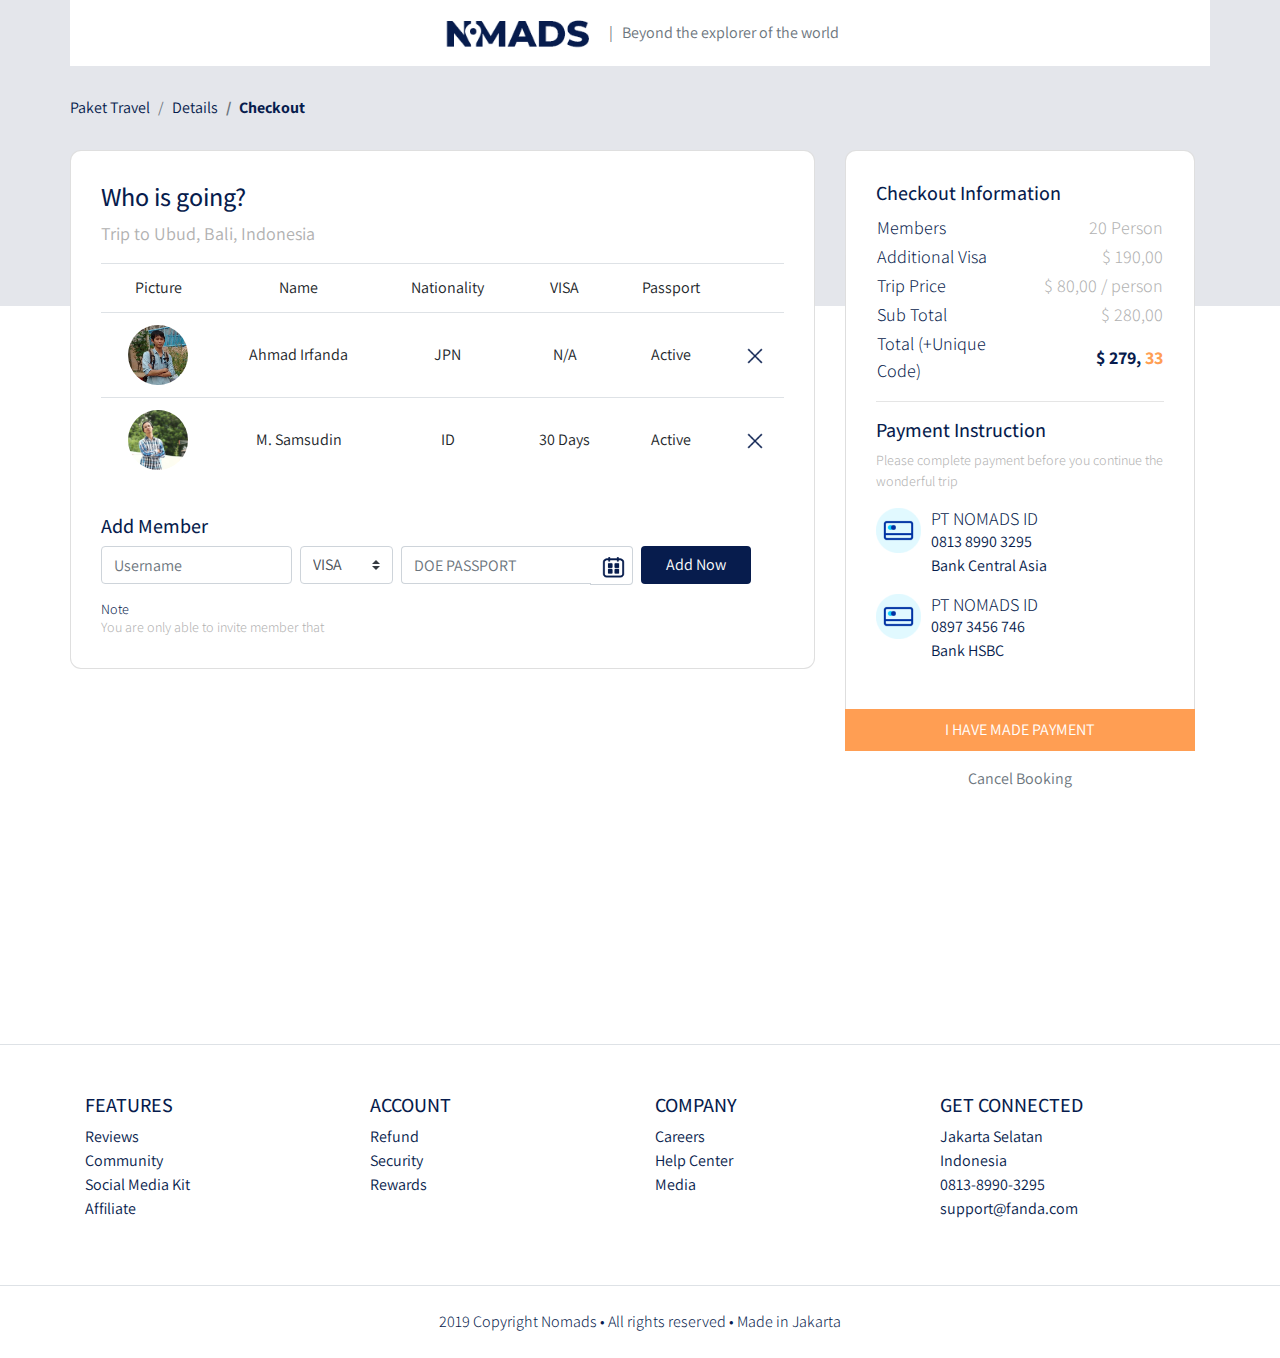
<file: checkout.html>
<!DOCTYPE html>
<html lang="en">
<head>
    <meta charset="UTF-8" />
    <meta name="viewport" content="width=device-width, initial-scale=1.0" />
    <meta http-equiv="X-UA-Compatible" content="ie=edge" />
    <title>Checkout F</title>
    <link rel="stylesheet" type="text/css" href="frontend/libraries/bootstrap/css/bootstrap.css" />
    <link rel="stylesheet" href="frontend/styles/main.css" /> <!--ini harus dibawah agar tidak tertimpa bootstrap--> 
    <link href="https://fonts.googleapis.com/css2?family=Assistant:wght@200;300;400;600;700;800&family=Playfair+Display:ital,wght@0,400;0,500;0,600;0,700;0,800;0,900;1,400;1,500;1,600;1,700;1,800;1,900&display=swap" rel="stylesheet" />
    <link rel="stylesheet" type="text/css" href="https://cdnjs.cloudflare.com/ajax/libs/animate.css/4.0.0/animate.min.css" />  
    <link rel="stylesheet" type="text/css" href="frontend/libraries/xzoom/xzoom.css" />
    <link rel="stylesheet" type="text/css" href="frontend/libraries/gijgo/css/gijgo.min.css">
</head>

<body>
    <!-- Navbar -->
    <div class="container">
        <!-- background navigasi -->
        <nav class="row navbar navbar-expand-lg navbar-light bg-white">
            <div class="navbar-nav ml-auto mr-auto 
            mr-sm-auto mr-lg-0 mr-md-auto">
                <a href="index.html" class="navbar-brand">
                    <img src="frontend/images/logo.png" alt="">
                </a>
            </div>
            <ul class="navbar-nav mr-auto d-none d-lg-block">
                <li>
                    <span class="text-muted">
                        | &nbsp; Beyond the explorer of the world
                    </span>
                </li>
            </ul>
        </nav> <!--end of navbar-->
    </div>
    
    <main>
        <section class="section-details-header"></section>
        <section class="section-details-content">
            <div class="container">
                <!-- breadcrumb -->
                <div class="row">
                    <div class="col p-0">
                        <nav>
                            <ol class="breadcrumb">
                                <li class="breadcrumb-item">
                                    Paket Travel
                                </li>
                                <li class="breadcrumb-item">
                                    Details
                                </li>
                                <li class="breadcrumb-item active">
                                    Checkout
                                </li>
                            </ol>
                        </nav>
                    </div>
                </div>
                <!-- card content -->
                <div class="row">
                    <!--Card Big Image "Who is going?"-->
                    <div class="col-lg-8 pl-lg-0">
                        <div class="card card-details">
                            <h1>Who is going?</h1>
                            <p>
                                Trip to Ubud, Bali, Indonesia
                            </p>

                            <div class="attendee">
                                <table class="table table-responsive-sm text-center">
                                    <thead>
                                        <tr>
                                            <td>Picture</td>
                                            <td>Name</td>
                                            <td>Nationality</td>
                                            <td>VISA</td>
                                            <td>Passport</td>
                                            <td></td>
                                        </tr>
                                    </thead>
                                    <tbody>
                                        <tr>
                                            <td>
                                                <img src="frontend/images/avatar-1.png" height="60">
                                            </td>
                                            <td class="align-middle">
                                                Ahmad Irfanda
                                            </td>
                                            <td class="align-middle">
                                                JPN
                                            </td>
                                            <td class="align-middle">
                                                N/A
                                            </td>
                                            <td class="align-middle">
                                                Active
                                            </td>
                                            <td class="align-middle">
                                                <img src="frontend/images/ic_remove.png" alt="">
                                            </td>
                                        </tr>
                                        <tr>
                                            <td>
                                                <img src="frontend/images/avatar-2.png" height="60">
                                            </td>
                                            <td class="align-middle">
                                                M. Samsudin
                                            </td>
                                            <td class="align-middle">
                                                ID
                                            </td>
                                            <td class="align-middle">
                                                30 Days
                                            </td>
                                            <td class="align-middle">
                                                Active
                                            </td>
                                            <td class="align-middle">
                                                <img src="frontend/images/ic_remove.png" alt="">
                                            </td>
                                        </tr>
                                    </tbody>
                                </table>
                            </div>
                            <!-- Form Member -->
                            <div class="member mt-3">
                                <h2>Add Member</h2>
                                <form class="form-inline">
                                    <label for="inputUsername" class="sr-only">Name</label>
                                    <input 
                                    type="text" 
                                    name="inputUsername"
                                    class="form-control mb-2 mr-sm-2" 
                                    id="inputUsername" 
                                    placeholder="Username"/>

                                    <label for="inputVisa" class="sr-only">Visa</label>
                                    <select name="inputVisa" id="inputVisa" class="custom-select mb-2 mr-sm-2">
                                        <option value="VISA" selected>VISA</option>
                                        <option value="30 Days">30 Days</option>
                                        <option value="N/A">N/A</option>
                                    </select>

                                    <label for="doePassport" class="sr-only">DOE Passport</label>
                                    <div class="input-group mb-2 mr-sm-2">
                                        <input 
                                        type="text" 
                                        class="form-control datepicker" 
                                        id="doePassport" 
                                        placeholder="DOE PASSPORT" 
                                        />
                                    </div>

                                    <button type="submit" class="btn btn-add-now mb-2 px-4">
                                        Add Now
                                    </button>
                                </form>
                                <h3 class="mt-2 mb-0">
                                    Note
                                </h3>
                                <p class="disclaimer mb-0">
                                    You are only able to invite member that
                                </p>
                            </div>
                        </div>
                    </div> <!--End of Card Big Image-->

                    <!-- card details -->
                    <div class="col-lg-4">
                        <div class="card card-details card-right">
                            <h2>Checkout Information</h2>
                            <table class="trip-information">
                                <tr>
                                    <th width="50%">Members</th>
                                    <td width="50%" class="text-right">
                                    20 Person</td>
                                </tr>
                                <tr>
                                    <th width="50%">Additional Visa</th>
                                    <td width="50%" class="text-right">
                                    $ 190,00</td>
                                </tr>
                                <tr>
                                    <th width="50%">Trip Price</th>
                                    <td width="50%" class="text-right">
                                    $ 80,00 / person</td>
                                </tr>
                                <tr>
                                    <th width="50%">Sub Total</th>
                                    <td width="50%" class="text-right">
                                    $ 280,00</td>
                                </tr>
                                <tr>
                                    <th width="50%">Total (+Unique Code)</th>
                                    <td width="50%" class="text-right text-total">
                                    <span class="text-blue">$ 279,</span>
                                    <span class="text-orange">33</span> 
                                </td>
                                </tr>
                            </table><!--end of trip-information-->
                            <hr />
                            <h2>Payment Instruction</h2>
                            <p class="payment-instructions">
                                Please complete payment before you continue the wonderful trip
                            </p>
                            <div class="bank">
                                <div class="bank-item pb-3">
                                    <img src="frontend/images/ic_bank.png" alt="" class="bank-image" />
                                    <div class="description">
                                        <h3>PT NOMADS ID</h3>
                                        <p>0813 8990 3295
                                            <br />
                                            Bank Central Asia
                                        </p>
                                    </div>
                                    <div class="clearfix"></div>
                                </div>

                                <div class="bank-item pb-3">
                                    <img src="frontend/images/ic_bank.png" alt="" class="bank-image" />
                                    <div class="description">
                                        <h3>PT NOMADS ID</h3>
                                        <p>0897 3456 746
                                            <br />
                                            Bank HSBC
                                        </p>
                                    </div>
                                    <div class="clearfix"></div>
                                </div>
                            </div><!--end of bank-->
                        </div><!--end of card-details card-right -->

                        <div class="join-container">
                            <a href="success.html" class="btn btn-block 
                            btn-join-now mt-3 py-2">I HAVE MADE PAYMENT</a>
                        </div>

                        <div class="text-center mt-3">
                            <a href="details.html" class="text-muted">
                                Cancel Booking
                            </a>
                        </div>
                    </div>

                </div><!--end of row | card content-->
            </div><!--end of container-->
        </section>
    </main>

    <!-- footer -->
    <footer class="section-footer mt-5 mb-4 border-top">
        <div class="container pt-5 pb-5">
            <div class="row justify-content-center">
                <div class="col-12">
                    <div class="row">
                        <div class="col-12 col-lg-3">
                            <h5>FEATURES</h5>
                            <ul class="list-unstyled">
                                <li><a href="#">Reviews</a></li>
                                <li><a href="#">Community</a></li>
                                <li><a href="#">Social Media Kit</a></li>
                                <li><a href="#">Affiliate</a></li>
                            </ul>
                        </div>
                        <div class="col-12 col-lg-3">
                            <h5>ACCOUNT</h5>
                            <ul class="list-unstyled">
                                <li><a href="#">Refund</a></li>
                                <li><a href="#">Security</a></li>
                                <li><a href="#">Rewards</a></li>
                            </ul>
                        </div>
                        <div class="col-12 col-lg-3">
                            <h5>COMPANY</h5>
                            <ul class="list-unstyled">
                                <li><a href="#">Careers</a></li>
                                <li><a href="#">Help Center</a></li>
                                <li><a href="#">Media</a></li>
                            </ul>
                        </div>
                        <div class="col-12 col-lg-3">
                            <h5>GET CONNECTED</h5>
                            <ul class="list-unstyled">
                                <li><a href="#">Jakarta Selatan</a></li>
                                <li><a href="#">Indonesia</a></li>
                                <li><a href="#">0813-8990-3295</a></li>
                                <li><a href="#">support@fanda.com</a></li>
                            </ul>
                        </div>
                    </div>
                </div>
            </div>
        </div>

        <div class="container-fluid">
            <div class="row border-top justify-content-center 
            align-items-center pt-4">
                <div class="col-auto text-gray-500 
                font-weight-light">
                2019 Copyright Nomads • All rights reserved • Made in Jakarta
                </div>
            </div>
        </div>
    </footer>

    <script src="frontend/libraries/jquery/jquery-3.5.1.min.js"></script>
    <script src="frontend/libraries/bootstrap/js/bootstrap.js"></script>
    <script src="frontend/libraries/retina/retina.min.js"></script>
    <script src="frontend/libraries/xzoom/xzoom.min.js"></script>
    <script src="frontend/libraries/gijgo/js/gijgo.min.js"></script>
    <script>
        $(document).ready(function(){
            $('.xzoom, .xzoom-gallery').xzoom({
                zoomWidth: 500,
                title: false,
                tint: '#333',
                Xoffset: 15
            });

            $('.datepicker').datepicker({
                uiLibrary: 'bootstrap4', 
                icons: {
                    rightIcon: '<img src="frontend/images/ic_doe.png" alt="" />'
                }
            });
        });
    </script>
</body>
</html>
</file>
<file: frontend/styles/main.css>
body {
  background-color: #fff;
  font-family: 'Assistant', sans-serif;
  color: #071C4D;
}

.navbar-brand img {
  max-height: 40px;
}

.navbar-light .navbar-nav .nav-link {
  color: #071C4D;
}

.navbar-light .navbar-nav .nav-link.active {
  font-weight: bold;
  color: #071C4D !important;
}

.btn-navbar-right {
  margin-top: -10px !important;
  margin-bottom: -8px !important;
  margin-right: -18px !important;
  height: 70px;
  border-radius: 0;
}

.btn-login {
  background-color: #071C4D;
  color: #fff;
}

.btn-login:hover {
  background-color: #0C3EB3;
  color: #fcaeae;
}

header {
  padding: 180px 0 165px;
  margin-top: -70px;
  background-image: url(../images/header.jpg);
  background-size: cover;
}

header h1,
header p {
  color: #fff;
}

header h1 {
  font-family: 'Playfair Display', serif;
  font-weight: bold;
  font-size: 50px;
}

header p {
  font-size: 22px;
}

header .btn-get-started {
  background-color: #FF9E53;
  color: #fff;
}

header .btn-get-started:hover {
  background-color: #FAAB6E;
  color: #fff;
}

.section-stats {
  margin-top: -50px;
}

.section-stats .stats-detail {
  padding-top: 15px;
  background-color: #fff;
  padding-left: 40px;
}

.section-stats h2 {
  font-size: 30px;
  margin-bottom: 0;
}

.section-stats p {
  font-size: 20px;
  font-weight: lighter;
}

.section-popular {
  min-height: 540px;
  background-color: #051334;
  margin-top: -50px;
  margin-bottom: -230px;
}

.section-popular .section-popular-heading {
  margin-top: 150px;
}

.section-popular h2,
.section-popular p {
  color: #fff;
}

.section-popular h2 {
  font-family: 'Playfair Display', Serif;
  font-weight: bold;
  font-size: 40px;
}

.section-popular p {
  font-size: 18px;
}

.section-popular-content .section-popular-travel .card-travel {
  min-height: 380px;
  background-color: #ddd;
  color: #fff;
  padding: 30px;
  background-size: cover;
  margin-bottom: 20px;
}

.section-popular-content .section-popular-travel .travel-country {
  font-size: 18px;
  color: #fff;
}

.section-popular-content .section-popular-travel .travel-location {
  font-size: 26px;
  color: #fff;
}

.section-popular-content .section-popular-travel .travel-button .btn-travel-details {
  background-color: #FF9E53;
  color: #fff;
}

.section-popular-content .section-popular-travel .travel-button .btn-travel-details:hover {
  background-color: #FFC192;
  color: #fff;
}

.section-networks {
  background-color: #fff;
  margin-top: -170px;
  padding-top: 240px;
  padding-bottom: 50px;
}

.section-networks h2 {
  font-family: 'Playfair Display', serif;
  font-weight: bold;
  font-size: 40px;
}

.section-networks p {
  font-size: 18px;
}

.section-networks img {
  max-width: 100%;
}

.section-testimonial-heading {
  background: -webkit-gradient(linear, left top, left bottom, from(#fff), to(#f7f9ff));
  background: linear-gradient(#fff 0%, #f7f9ff 100%);
  padding-top: 50px;
  min-height: 506px;
}

.section-testimonial-heading h2 {
  font-family: "Playfair Display",  serif;
  font-weight: bold;
  font-size: 40px;
}

.section-testimonial-heading p {
  font-size: 18px;
}

.section-testimonial-content {
  margin-top: -300px;
  padding-bottom: 50px;
}

.section-testimonial-content .card-testimonial {
  padding: 40px 20px 10px;
  border-radius: 11px;
  margin-bottom: 20px;
}

.section-testimonial-content .card-testimonial .testimonial-content {
  min-height: 380px;
}

.section-testimonial-content .card-testimonial h3 {
  font-size: 22px;
}

.section-testimonial-content .card-testimonial .testimonial {
  font-weight: 200;
  font-size: 26px;
  color: #6e6e6e;
  min-height: 160px;
}

.section-testimonial-content .card-testimonial .trip-to {
  font-weight: normal;
  font-size: 22px;
  color: #6e6e6e;
}

.section-testimonial-content .card-testimonial hr {
  margin-left: -20px;
  margin-right: -20px;
}

.section-testimonial-content .btn-get-started {
  background-color: #FF9E53;
  color: #fff;
}

.section-testimonial-content .btn-get-started:hover {
  background-color: #FAAB6E;
  color: #fff;
}

.section-testimonial-content .btn-need-help {
  background-color: #F2F2F2;
  color: #C3C3C3;
}

.section-testimonial-content .btn-need-help:hover {
  background-color: #FAFAFA;
  color: #B09C9C;
}

.section-footer a {
  color: #071C4D;
}

.section-details-header {
  min-height: 310px;
  background-color: #E4E6EB;
  margin-top: -70px;
}

.section-details-content {
  margin-top: -210px;
  min-height: 100vh;
}

.section-details-content .breadcrumb {
  background-color: transparent;
  padding: 0;
  margin-bottom: 30px;
}

.section-details-content .breadcrumb-item.active {
  font-weight: bold;
  color: #071C4D;
}

.section-details-content .card-details {
  padding: 30px;
  border-radius: 11px;
}

.section-details-content .card-details h1 {
  font-size: 26px;
}

.section-details-content .card-details h2 {
  font-size: 20px;
}

.section-details-content .card-details p {
  font-size: 18px;
  color: #B1B1B1;
}

.section-details-content .card-details h3 {
  font-weight: 300;
  font-size: 14px;
  color: #071c4d;
}

.section-details-content .card-details .trip-information th {
  font-weight: 300;
  font-size: 18px;
  color: #071C4D;
}

.section-details-content .card-details .trip-information td {
  font-weight: 300;
  font-size: 18px;
  color: #B1B1B1;
}

.section-details-content .card-details .trip-information .text-blue {
  color: #071C4D;
  font-weight: bold;
}

.section-details-content .card-details .trip-information .text-orange {
  color: #FF9E53;
  font-weight: bold;
}

.section-details-content .card-details .payment-instructions {
  font-weight: 300;
  font-size: 14px;
  color: #B1B1B1;
}

.section-details-content .card-details .bank .bank-item h3 {
  font-size: 18px;
  color: #071c4d;
  margin-bottom: 0;
}

.section-details-content .card-details .bank .bank-item p {
  margin-bottom: 0;
}

.section-details-content .card-details .bank .bank-item .description {
  margin-left: 10px;
  overflow: hidden;
  float: left;
}

.section-details-content .card-details .bank .bank-item .description p {
  font-weight: normal;
  font-size: 16px;
  color: #071c4d;
}

.section-details-content .card-details .bank .bank-image {
  height: 45px;
  width: 45px;
  float: left;
}

.section-details-content .card-details .disclaimer {
  font-weight: 300;
  font-size: 14px;
  color: #B1B1B1;
}

.section-details-content .card-details .gj-datepicker .datepicker {
  border-right: 0;
}

.section-details-content .card-details .gj-datepicker .input-group-append .btn {
  padding-right: 30px;
}

.section-details-content .card-details .btn-add-now {
  background-color: #071c4d;
  color: #fff;
}

.section-details-content .card-details .btn-add-now:hover {
  background-color: #143EA1;
  color: #fff;
}

.section-details-content .card-right {
  border-bottom-left-radius: 0;
  border-bottom-right-radius: 0;
  border-bottom: 0;
}

.section-details-content .features {
  margin-top: 20px;
}

.section-details-content .features h3 {
  font-size: 18px;
  color: #071C4D;
  margin-bottom: 0;
}

.section-details-content .features p {
  margin-bottom: 0;
}

.section-details-content .features .description {
  margin-left: 10px;
  overflow: hidden;
  float: left;
}

.section-details-content .features .features-image {
  width: 45px;
  height: 45px;
  float: left;
}

.section-details-content .gallery .xzoom-container {
  display: block;
}

.section-details-content .gallery .xzoom-container .xzoom {
  width: 100%;
  -webkit-box-shadow: none;
          box-shadow: none;
  margin-bottom: 10px;
}

.section-details-content .gallery .xzoom-container .xactive {
  border: 4px solid #1ABC9C;
  -webkit-box-shadow: none;
          box-shadow: none;
}

.section-details-content .members .member-image {
  width: 40px;
  height: 40px;
}

.section-details-content .join-container {
  margin-top: -16px;
}

.section-details-content .btn-join-now {
  background-color: #FF9E53;
  color: #fff;
  border-radius: 0;
}

.section-details-content .btn-join-now:hover {
  background-color: #FFBB87;
  color: #fff;
}

.section-success {
  height: 90vh;
}

.section-success h1 {
  font-weight: 600;
  font-size: 26px;
  color: #071c4d;
}

.section-success p {
  font-weight: 300;
  font-size: 18px;
  color: #B1B1B1;
}

.section-success img {
  max-width: 220px;
}

.section-success .btn-home-page {
  border-radius: 4px;
  background-color: #071c4d;
  color: #fff;
}

.section-success .btn-home-page:hover {
  background-color: #1F449A;
  color: #fff;
}
/*# sourceMappingURL=main.css.map */
</file>
<file: frontend/libraries/xzoom/xzoom.css>
/* Compatibility styles for frameworks like bootstrap, foundation e.t.c */
.xzoom-source img, .xzoom-preview img, .xzoom-lens img {
  display: block;
  max-width: none;
  max-height: none;
  -webkit-transition: none;
  -moz-transition: none;
  -o-transition: none;
  transition: none;
}
/* --------------- */

/* xZoom Styles below */
.xzoom-container { 
  display: inline-block;
}

.xzoom-thumbs {
  text-align: center;
  margin-bottom: 10px;
}

.xzoom { 
  -webkit-box-shadow: 0px 0px 5px 0px rgba(0,0,0,0.5);
  -moz-box-shadow: 0px 0px 5px 0px rgba(0,0,0,0.5);
  box-shadow: 0px 0px 5px 0px rgba(0,0,0,0.5);  
}
.xzoom2, .xzoom3, .xzoom4, .xzoom5 {
  -webkit-box-shadow: 0px 0px 5px 0px rgba(0,0,0,0.5);
  -moz-box-shadow: 0px 0px 5px 0px rgba(0,0,0,0.5);
  box-shadow: 0px 0px 5px 0px rgba(0,0,0,0.5);
}

/* Thumbs */
.xzoom-gallery, .xzoom-gallery2, .xzoom-gallery3, .xzoom-gallery4, .xzoom-gallery5 {
  border: 1px solid #cecece;
  margin-left: 5px;
  margin-bottom: 10px;
}

.xzoom-source, .xzoom-hidden {
  display: block;
  position: static;
  float: none;
  clear: both;
}

/* Everything out of border is hidden */
.xzoom-hidden {
  overflow: hidden;
}

/* Preview */
.xzoom-preview {
  border: 1px solid #888;
  background: #2f4f4f;
  box-shadow: -0px -0px 10px rgba(0,0,0,0.50);
}

/* Lens */
.xzoom-lens {
  border: 1px solid #555;
  box-shadow: -0px -0px 10px rgba(0,0,0,0.50);
  cursor: crosshair;
}

/* Loading */
.xzoom-loading {
  background-position: center center;
  background-repeat: no-repeat;
  border-radius: 100%;
  opacity: .7;
  background: url(../images/xloading.gif);
  width: 48px;
  height: 48px;
}

/* Additional class that applied to thumb when it is active */
.xactive {
  -webkit-box-shadow: 0px 0px 3px 0px rgba(74,169,210,1);
  -moz-box-shadow: 0px 0px 3px 0px rgba(74,169,210,1);
  box-shadow: 0px 0px 3px 0px rgba(74,169,210,1); 
  border: 1px solid #4aaad2;
}

/* Caption */
.xzoom-caption {
  position: absolute;
  bottom: -43px;
  left: 0;
  background: #000;
  width: 100%;
  text-align: left;
}

.xzoom-caption span {
  color: #fff;
  font-family: Arial, sans-serif;
  display: block;
  font-size: 0.75em;
  font-weight: bold;
  padding: 10px;
}
</file>
<file: frontend/libraries/gijgo/css/gijgo.min.css>
.gj-button-md,.gj-text-align-center{text-align:center}.gj-button-md,.gj-modal{overflow:hidden;outline:0}.gj-button-md,.gj-button-md-group{position:relative;vertical-align:middle}.gj-button,.gj-button-md,.gj-cursor-pointer{cursor:pointer}.gj-button{background-color:#f5f5f5;border:1px solid #ddd;color:#000;border-radius:3px;padding:6px 10px}.gj-unselectable{-webkit-touch-callout:none;-webkit-user-select:none;-khtml-user-select:none;-moz-user-select:none;-ms-user-select:none;user-select:none}.gj-row{display:-webkit-box;display:-ms-flexbox;display:flex;-ms-flex-wrap:wrap;flex-wrap:wrap}.gj-margin-left-5{margin-left:5px}.gj-margin-left-10{margin-left:10px}.gj-width-full{width:100%}.gj-font-size-16{font-size:16px}.gj-hidden{display:none}.gj-button-md{background:0 0;border:none;border-radius:2px;color:rgba(0,0,0,.87);height:36px;margin:0;min-width:64px;padding:0 16px;display:inline-block;font-family:Roboto,Helvetica,Arial,sans-serif;font-size:1rem;font-weight:500;text-transform:uppercase;letter-spacing:0;will-change:box-shadow;transition:box-shadow .2s cubic-bezier(.4,0,1,1),background-color .2s cubic-bezier(.4,0,.2,1),color .2s cubic-bezier(.4,0,.2,1);text-decoration:none;line-height:36px;-webkit-user-select:none;-moz-user-select:none;-ms-user-select:none;user-select:none}.gj-button-md:hover{background-color:rgba(158,158,158,.2)}.gj-button-md:disabled{color:rgba(0,0,0,.26);background:0 0}.gj-button-md .gj-icon,.gj-button-md .material-icons{vertical-align:middle}.gj-button-md.gj-button-md-icon{width:24px;height:31px;min-width:24px;padding:0;display:table}ul.gj-list-bootstrap li [data-role=image],ul.gj-list-md li [data-role=checkbox],ul.gj-list-md li [data-role=image]{height:24px;width:24px}.gj-button-md.gj-button-md-icon .gj-icon,.gj-button-md.gj-button-md-icon .material-icons{display:table-cell;margin-right:0;width:24px;height:24px}.gj-button-md.active{background-color:rgba(158,158,158,.4)}.gj-button-md-group{display:inline-block}.gj-textbox-md{border:none;border-bottom:1px solid rgba(0,0,0,.42);display:block;font-family:Helvetica,Arial,sans-serif;font-size:16px;line-height:16px;padding:4px 0;margin:0;width:100%;background:0 0;text-align:left;color:rgba(0,0,0,.87)}.gj-textbox-md:active,.gj-textbox-md:focus{border-bottom:2px solid rgba(0,0,0,.42);outline:0}.gj-textbox-md::placeholder{color:#8e8e8e}.gj-textbox-md:-ms-input-placeholder{color:#8e8e8e}.gj-textbox-md::-ms-input-placeholder{color:#8e8e8e}.gj-md-spacer-24{min-width:24px;width:24px;display:inline-block}.gj-md-spacer-32{min-width:32px;width:32px;display:inline-block}.gj-modal{position:fixed;top:0;right:0;bottom:0;left:0;z-index:1203;display:none;-webkit-overflow-scrolling:touch;background-color:rgba(0,0,0,.54118);transition:.2s ease opacity;will-change:opacity}ul.gj-list li [data-role=wrapper]{display:table;width:100%}ul.gj-list li [data-role=checkbox],ul.gj-list li [data-role=image]{display:table-cell;vertical-align:middle;text-align:center}ul.gj-list li [data-role=display]{display:table-cell;vertical-align:middle;cursor:pointer}ul.gj-list li [data-role=display]:empty:before{content:"\200b"}ul.gj-list-bootstrap{padding-left:0;margin-bottom:0}ul.gj-list-bootstrap li{padding:0}ul.gj-list-bootstrap li [data-role=wrapper]{padding:0 10px}ul.gj-list-bootstrap li [data-role=checkbox]{width:24px;padding:3px}ul.gj-list-bootstrap li [data-role=display]{padding:8px 0 8px 4px}.list-group-item.active ul li,.list-group-item.active:focus ul li,.list-group-item.active:hover ul li{text-shadow:none;color:initial}ul.gj-list-md{padding:0;list-style:none;line-height:24px;letter-spacing:0;color:#616161}.gj-picker-md,ul.gj-list-md li{font-family:Roboto,Helvetica,Arial,sans-serif;font-size:16px;font-weight:400;letter-spacing:.04em;line-height:1}ul.gj-list-md li{display:list-item;list-style-type:none;padding:0;min-height:unset;box-sizing:border-box;align-items:center;cursor:default;overflow:hidden;-webkit-flex-direction:row;-ms-flex-direction:row;flex-direction:row;-webkit-flex-wrap:nowrap;-ms-flex-wrap:nowrap;flex-wrap:nowrap}ul.gj-list-md li [data-role=display]{padding:8px 0 8px 5px;order:0;flex-grow:2;text-decoration:none;box-sizing:border-box;align-items:center;text-align:left;color:rgba(0,0,0,.87)}ul.gj-list-md li.disabled>[data-role=wrapper]>[data-role=display]{color:#9E9E9E}.gj-list-md-active{background:#e0e0e0;color:#3f51b5}.gj-picker{position:absolute;z-index:1203;background-color:#fff}.gj-picker .selected{color:#fff}.gj-picker-md{color:rgba(0,0,0,.87);border:1px solid #E0E0E0}.gj-modal .gj-picker-md{border:0}.gj-picker-md [role=header]{color:rgba(255,255,255,.54);display:flex;background:#2196f3;align-items:baseline;user-select:none;justify-content:center}.gj-picker-md [role=footer]{float:right;padding:10px}.gj-picker-md [role=footer] button.gj-button-md{color:#2196f3;font-weight:700;font-size:13px}.gj-picker-bootstrap{border:1px solid #E0E0E0}.gj-picker-bootstrap .selected{color:#888}.gj-picker-bootstrap [role=header]{background:#eee;color:#AAA}@font-face{font-family:gijgo-material;src:url(../fonts/gijgo-material.eot?235541);src:url(../fonts/gijgo-material.eot?235541#iefix) format('embedded-opentype'),url(../fonts/gijgo-material.ttf?235541) format('truetype'),url(../fonts/gijgo-material.woff?235541) format('woff'),url(../fonts/gijgo-material.svg?235541#gijgo-material) format('svg');font-weight:400;font-style:normal}.gj-icon{font-family:gijgo-material!important;font-size:24px;speak:none;font-style:normal;font-weight:400;font-variant:normal;text-transform:none;line-height:1;letter-spacing:0;-webkit-font-feature-settings:"liga";-moz-font-feature-settings:"liga=1";-moz-font-feature-settings:"liga";-ms-font-feature-settings:"liga" 1;font-feature-settings:"liga";-webkit-font-variant-ligatures:discretionary-ligatures;font-variant-ligatures:discretionary-ligatures;-webkit-font-smoothing:antialiased;-moz-osx-font-smoothing:grayscale}.gj-icon.undo:before{content:"\e900"}.gj-icon.vertical-align-top:before{content:"\e901"}.gj-icon.vertical-align-center:before{content:"\e902"}.gj-icon.vertical-align-bottom:before{content:"\e903"}.gj-icon.arrow-dropup:before{content:"\e904"}.gj-icon.clock:before{content:"\e905"}.gj-icon.refresh:before{content:"\e906"}.gj-icon.last-page:before{content:"\e907"}.gj-icon.first-page:before{content:"\e908"}.gj-icon.cancel:before{content:"\e909"}.gj-icon.clear:before{content:"\e90a"}.gj-icon.check-circle:before{content:"\e90b"}.gj-icon.delete:before{content:"\e90c"}.gj-icon.arrow-upward:before{content:"\e90d"}.gj-icon.arrow-forward:before{content:"\e90e"}.gj-icon.arrow-downward:before{content:"\e90f"}.gj-icon.arrow-back:before{content:"\e910"}.gj-icon.list-numbered:before{content:"\e911"}.gj-icon.list-bulleted:before{content:"\e912"}.gj-icon.indent-increase:before{content:"\e913"}.gj-icon.indent-decrease:before{content:"\e914"}.gj-icon.redo:before{content:"\e915"}.gj-icon.align-right:before{content:"\e916"}.gj-icon.align-left:before{content:"\e917"}.gj-icon.align-justify:before{content:"\e918"}.gj-icon.align-center:before{content:"\e919"}.gj-icon.strikethrough:before{content:"\e91a"}.gj-icon.italic:before{content:"\e91b"}.gj-icon.underlined:before{content:"\e91c"}.gj-icon.bold:before{content:"\e91d"}.gj-icon.arrow-dropdown:before{content:"\e91e"}.gj-icon.done:before{content:"\e91f"}.gj-icon.pencil:before{content:"\e920"}.gj-icon.minus:before{content:"\e921"}.gj-icon.plus:before{content:"\e922"}.gj-icon.chevron-up:before{content:"\e923"}.gj-icon.chevron-right:before{content:"\e924"}.gj-icon.chevron-down:before{content:"\e925"}.gj-icon.chevron-left:before{content:"\e926"}.gj-icon.event:before{content:"\e927"}.gj-draggable{cursor:move}.gj-resizable-handle{position:absolute;font-size:.1px;display:block;-ms-touch-action:none;touch-action:none;z-index:1203}.gj-dialog-bootstrap [data-role=title],.gj-dialog-bootstrap4 [data-role=title]{display:inline}.gj-dialog-bootstrap,.gj-dialog-bootstrap4,.gj-dialog-md{z-index:1202;overflow:hidden}.gj-resizable-n{cursor:n-resize;height:7px;width:100%;top:-5px;left:0}.gj-resizable-e{cursor:e-resize;width:7px;right:-5px;top:0;height:100%}.gj-resizable-s{cursor:s-resize;height:7px;width:100%;bottom:-5px;left:0}.gj-resizable-w{cursor:w-resize;width:7px;left:-5px;top:0;height:100%}.gj-resizable-se{cursor:se-resize;width:12px;height:12px;right:1px;bottom:1px}.gj-resizable-sw{cursor:sw-resize;width:9px;height:9px;left:-5px;bottom:-5px}.gj-resizable-nw{cursor:nw-resize;width:9px;height:9px;left:-5px;top:-5px}.gj-resizable-ne{cursor:ne-resize;width:9px;height:9px;right:-5px;top:-5px}.gj-dialog-footer{position:absolute;bottom:0;width:100%;margin-top:0}.gj-dialog-scrollable [data-role=body]{overflow-x:hidden;overflow-y:scroll}.gj-dialog-bootstrap [data-role=close]{line-height:1.42857143}.gj-dialog-bootstrap4 [data-role=close]{line-height:1.5}.gj-dialog-md{background-color:#FFF;border:none;box-shadow:0 11px 15px -7px rgba(0,0,0,.2),0 24px 38px 3px rgba(0,0,0,.14),0 9px 46px 8px rgba(0,0,0,.12);box-sizing:border-box;position:relative;display:-webkit-box;display:-webkit-flex;display:-ms-flexbox;display:flex;-webkit-box-orient:vertical;-webkit-box-direction:normal;-webkit-flex-direction:column;-ms-flex-direction:column;flex-direction:column;-webkit-background-clip:padding-box;background-clip:padding-box;outline:0}.gj-dialog-md-header{padding:24px 24px 0;font-family:Roboto,Helvetica,Arial,sans-serif}.gj-dialog-md-title{margin:0;font-weight:400;display:inline;line-height:28px;font-size:20px}.gj-dialog-md-close{-webkit-appearance:none;padding:0;cursor:pointer;background:0 0;border:0;float:right;line-height:28px;font-size:28px}.gj-dialog-md-body{padding:20px 24px 24px;color:rgba(0,0,0,.54);font-family:Helvetica,Arial,sans-serif;font-size:14px;font-weight:400;line-height:20px}.gj-dialog-md-footer{padding:8px 8px 8px 24px;display:-webkit-flex;display:-ms-flexbox;display:flex;-webkit-flex-direction:row-reverse;-ms-flex-direction:row-reverse;flex-direction:row-reverse;-webkit-flex-wrap:wrap;-ms-flex-wrap:wrap;flex-wrap:wrap;box-sizing:border-box}.gj-dialog-md-footer>:first-child{margin-right:0}.gj-dialog-md-footer>*{margin-right:8px;height:36px}DIV.gj-grid-wrapper{margin:auto;position:relative;clear:both;z-index:1}TABLE.gj-grid{margin:auto;border-collapse:collapse;width:100%;table-layout:fixed}TABLE.gj-grid THEAD TH [data-role=selectAll]{margin:auto}table.gj-grid-bootstrap thead th [data-role=sorticon],table.gj-grid-md thead th [data-role=sorticon]{margin-left:5px}TABLE.gj-grid THEAD TH [data-role=title],TABLE.gj-grid THEAD TH [data-role=sorticon]{display:inline-block}TABLE.gj-grid THEAD TH{overflow:hidden;text-overflow:ellipsis}TABLE.gj-grid.autogrow-header-row THEAD TH{overflow:auto;text-overflow:initial;white-space:pre-wrap;-ms-word-break:break-word;word-break:break-word}TABLE.gj-grid>tbody>tr>td{overflow:hidden;position:relative}table.gj-grid tbody div[data-role=display]{vertical-align:middle;text-indent:0;white-space:pre-wrap;-ms-word-break:break-word;word-break:break-word}table.gj-grid.fixed-body-rows tbody div[data-role=display]{overflow:hidden;text-overflow:ellipsis;white-space:nowrap;-ms-word-break:initial;word-break:initial}table.gj-grid tfoot DIV[data-role=display]{vertical-align:middle;text-indent:0;display:flex}TABLE.gj-grid .fa{padding:2px}TABLE.gj-grid>tbody>tr>td>div{padding:2px;overflow:hidden}DIV.gj-grid-wrapper DIV.gj-grid-loading-cover{background:#BBB;opacity:.5;position:absolute;vertical-align:middle}DIV.gj-grid-wrapper DIV.gj-grid-loading-text{position:absolute;font-weight:700}table.gj-grid-bootstrap thead th{background-color:#f5f5f5;vertical-align:middle}table.gj-grid-bootstrap thead th [data-role=sorticon] i.gj-icon,table.gj-grid-bootstrap thead th [data-role=sorticon] i.material-icons{position:absolute;font-size:20px;top:15px}table.gj-grid-bootstrap tbody tr td div[data-role=display]{padding:0}.gj-grid-bootstrap-4 .gj-checkbox-bootstrap{display:inline-block;padding-top:2px}.gj-grid-bootstrap-4 tbody tr.active{background-color:rgba(0,0,0,.075)}.gj-grid-md{position:relative;border:1px solid #e0e0e0;border-collapse:collapse;white-space:nowrap;font-size:13px;font-family:Roboto,Helvetica,Arial,sans-serif;background-color:#fff}.gj-grid-md td:first-of-type,.gj-grid-md th:first-of-type{padding-left:24px}.gj-grid-md td,.gj-grid-md th{padding:12px 18px;position:relative;box-sizing:border-box}.gj-grid-md th{vertical-align:bottom;font-weight:700;line-height:31px;letter-spacing:0;height:56px;font-size:12px;color:rgba(0,0,0,.54);text-align:right}.gj-grid-md td{height:48px;border-top:1px solid #e0e0e0;border-bottom:1px solid #e0e0e0;text-align:left;color:rgba(0,0,0,.87)}.gj-grid-bootstrap tbody tr.gj-grid-top-border td,.gj-grid-md tbody tr.gj-grid-top-border td{border-top:2px solid #777}.gj-grid-bootstrap tbody tr.gj-grid-bottom-border td,.gj-grid-md tbody tr.gj-grid-bottom-border td{border-bottom:2px solid #777}.gj-grid-md tbody tr{position:relative;height:48px;transition-duration:.28s;transition-timing-function:cubic-bezier(.4,0,.2,1);transition-property:background-color}.gj-grid-md tbody tr:hover{background-color:#EEE}.gj-grid-md tbody tr.gj-grid-md-select{background-color:#F5F5F5}table.gj-grid-md thead th [data-role=sorticon] i.gj-icon,table.gj-grid-md thead th [data-role=sorticon] i.material-icons{position:absolute;font-size:16px;top:19px}table.gj-grid-md thead th.gj-grid-select-all{padding-bottom:3px}@media only all{td.display-1120,td.display-320,td.display-480,td.display-640,td.display-800,td.display-960,th.display-1120,th.display-320,th.display-480,th.display-640,th.display-800,th.display-960{display:none}}@media screen and (min-width:20em){TABLE.gj-grid-bootstrap td.display-320,TABLE.gj-grid-bootstrap th.display-320{display:table-cell}}@media screen and (min-width:30em){TABLE.gj-grid-bootstrap td.display-480,TABLE.gj-grid-bootstrap th.display-480{display:table-cell}}@media screen and (min-width:40em){TABLE.gj-grid-bootstrap td.display-640,TABLE.gj-grid-bootstrap th.display-640{display:table-cell}}@media screen and (min-width:50em){TABLE.gj-grid-bootstrap td.display-800,TABLE.gj-grid-bootstrap th.display-800{display:table-cell}}@media screen and (min-width:60em){TABLE.gj-grid-bootstrap td.display-960,TABLE.gj-grid-bootstrap th.display-960{display:table-cell}}@media screen and (min-width:70em){TABLE.gj-grid-bootstrap td.display-1120,TABLE.gj-grid-bootstrap th.display-1120{display:table-cell}}.gj-grid-md tfoot tr th{padding-right:14px}.gj-grid-md tfoot tr[data-role=pager] .gj-grid-mdl-pager-label{padding-left:5px;padding-right:5px}.gj-grid-md tfoot tr[data-role=pager] .gj-dropdown-md{margin-left:12px}.gj-grid-md tfoot tr[data-role=pager] .gj-dropdown-md [role=presenter]{font-size:12px;font-weight:700;color:rgba(0,0,0,.54)}.gj-grid-md tfoot tr[data-role=pager] .gj-dropdown-md [role=presenter] [role=display]{text-align:right}.gj-grid-md tfoot tr[data-role=pager] .gj-grid-md-limit-select{margin-left:10px;font-size:12px;font-weight:700;color:rgba(0,0,0,.54)}.gj-grid-bootstrap tfoot tr[data-role=pager] th{line-height:30px;background-color:#f5f5f5}.gj-grid-bootstrap tfoot tr[data-role=pager] th>div>button,.gj-grid-bootstrap tfoot tr[data-role=pager] th>div>div{margin-right:5px}.gj-grid-bootstrap-4 tfoot tr[data-role=pager] th>div button{height:34px}.gj-grid-bootstrap-4 tfoot tr[data-role=pager] th div .gj-dropdown-bootstrap-4 .gj-dropdown-expander-mi .gj-icon{top:5px}.gj-grid-bootstrap-3 tfoot tr[data-role=pager] th>div>input{margin-right:5px;width:40px;text-align:right;display:inline-block;font-weight:700}.gj-grid-bootstrap-4 tfoot tr[data-role=pager] th>div>div.input-group{width:40px}.gj-grid-bootstrap-4 tfoot tr[data-role=pager] th>div>div.input-group input{text-align:right;font-weight:700;height:34px;padding-top:2px;padding-bottom:6px}.gj-grid-bootstrap tfoot tr[data-role=pager] th>div>select{display:inline-block;margin-right:5px;width:60px}.gj-grid-bootstrap tfoot tr[data-role=pager] th .gj-dropdown-bootstrap .gj-list-bootstrap [data-role=display]{line-height:14px}.gj-grid-bootstrap tfoot tr[data-role=pager] th .gj-dropdown-bootstrap [role=presenter] [role=display]{font-weight:700}.gj-grid-bootstrap tfoot tr[data-role=pager] th .gj-dropdown-bootstrap-3 [role=presenter]{padding:2px 8px}.gj-grid-bootstrap tfoot tr[data-role=pager] th .gj-dropdown-bootstrap-4 [role=presenter]{padding:1px 8px}.gj-grid thead tr th div.gj-grid-column-resizer-wrapper{position:relative;width:100%;height:0;top:0;left:0;padding:0}span.gj-grid-column-resizer{position:absolute;right:0;width:10px;top:-100px;height:300px;z-index:1203;cursor:e-resize}.gj-grid-resize-cursor{cursor:e-resize}.gj-grid-md tbody tr td.gj-grid-left-border,.gj-grid-md thead tr th.gj-grid-left-border{border-left:3px solid #777}.gj-grid-md tbody tr td.gj-grid-right-border,.gj-grid-md thead tr th.gj-grid-right-border{border-right:3px solid #777}.gj-grid-bootstrap tbody tr td.gj-grid-left-border,.gj-grid-bootstrap thead tr th.gj-grid-left-border{border-left:5px solid #ddd}.gj-grid-bootstrap tbody tr td.gj-grid-right-border,.gj-grid-bootstrap thead tr th.gj-grid-right-border{border-right:5px solid #ddd}.gj-dirty{position:absolute;top:0;left:0;border-style:solid;border-width:3px;border-color:red transparent transparent red;padding:0;overflow:hidden;vertical-align:top}.gj-grid-md tbody tr td.gj-grid-management-column{padding:3px}.gj-grid-md tbody tr td[data-mode=edit]{padding:0 18px}.gj-grid-bootstrap tbody tr td[data-mode=edit],.gj-grid-bootstrap tbody tr td[data-mode=edit] [data-role=edit],.gj-grid-md tbody .gj-dropdown-md [role=presenter] [role=display]{padding:0}.gj-grid-bootstrap-3 tbody tr td.gj-grid-management-column{padding:3px}.gj-grid-bootstrap-3 tbody tr td[data-mode=edit]{height:38px}.gj-grid-bootstrap-3 tbody tr td[data-mode=edit] [data-role=edit] input[type=text]{height:37px;padding:8px}.gj-grid-bootstrap-3 tbody tr td[data-mode=edit] .gj-dropdown-bootstrap [role=presenter]{border:0;border-radius:0;height:37px;padding-left:8px}.gj-grid-bootstrap-3 tbody tr td[data-mode=edit] .gj-datepicker-bootstrap{height:37px}.gj-grid-bootstrap-3 tbody tr td[data-mode=edit] .gj-datepicker-bootstrap [role=input]{height:37px;border:0;border-radius:0}.gj-grid-bootstrap-3 tbody tr td[data-mode=edit] .gj-datepicker-bootstrap [role=right-icon]{border:0;border-radius:0}.gj-grid-bootstrap-3 tbody tr td[data-mode=edit] .gj-checkbox-bootstrap{display:inline-block;padding-top:10px;height:32px}.gj-grid-bootstrap-4 tbody tr td.gj-grid-management-column{padding:6px}.gj-grid-bootstrap-4 tbody tr td[data-mode=edit] [data-role=edit] input[type=text]{height:48px;padding-left:12px}.gj-grid-bootstrap-4 tbody tr td[data-mode=edit] .gj-dropdown-bootstrap [role=presenter]{border:0;border-radius:0;height:48px;padding-left:12px;font-family:-apple-system,system-ui,BlinkMacSystemFont,"Segoe UI",Roboto,"Helvetica Neue",Arial,sans-serif}.gj-grid-bootstrap-4 tbody tr td[data-mode=edit] .gj-dropdown-bootstrap-4 [role=expander].gj-dropdown-expander-mi .gj-icon,.gj-grid-bootstrap-4 tbody tr td[data-mode=edit] .gj-dropdown-bootstrap-4 [role=expander].gj-dropdown-expander-mi .material-icons{top:13px}.gj-grid-bootstrap-4 tbody tr td[data-mode=edit] .gj-datepicker-bootstrap{height:48px}.gj-grid-bootstrap-4 tbody tr td[data-mode=edit] .gj-datepicker-bootstrap [role=input]{height:48px;border:0;border-radius:0}.gj-grid-bootstrap-4 tbody tr td[data-mode=edit] .gj-datepicker-bootstrap [role=right-icon]{background-color:#fff}.gj-grid-bootstrap-4 tbody tr td[data-mode=edit] .gj-datepicker-bootstrap [role=right-icon] button{border:0;border-radius:0;width:43px;position:relative}.gj-grid-bootstrap-4 tbody tr td[data-mode=edit] .gj-datepicker-bootstrap [role=right-icon] .gj-icon,.gj-grid-bootstrap-4 tbody tr td[data-mode=edit] .gj-datepicker-bootstrap [role=right-icon] .material-icons{top:13px;left:10px;font-size:24px}.gj-grid-bootstrap-4 tbody tr td[data-mode=edit] .gj-checkbox-bootstrap{display:inline-block;padding-top:15px;height:42px}.gj-grid-md thead tr[data-role=filter] th{border-top:1px solid #e0e0e0}div.gj-grid-wrapper div.gj-grid-bootstrap-toolbar{background-color:#f5f5f5;padding:8px;font-weight:700;border:1px solid #ddd}div.gj-grid-wrapper div.gj-grid-bootstrap-4-toolbar{background-color:#f5f5f5;padding:12px;font-weight:700;border:1px solid #ddd}div.gj-grid-wrapper div.gj-grid-md-toolbar{font-weight:700;font-size:24px;font-family:Helvetica,Arial,sans-serif;background-color:#fff;border-top:1px solid #e0e0e0;border-left:1px solid #e0e0e0;border-right:1px solid #e0e0e0;border-bottom:0;border-collapse:collapse;padding:0 18px;line-height:56px}.gj-checkbox-bootstrap,.gj-checkbox-md{min-width:0;font-weight:400;text-align:center;position:relative}table.gj-grid-scrollable tbody{overflow-y:auto;overflow-x:hidden;display:block}table.gj-grid-md.gj-grid-scrollable{border-bottom:0}table.gj-grid-md.gj-grid-scrollable tbody{border-right:1px solid #e0e0e0;border-bottom:1px solid #e0e0e0}table.gj-grid-md.gj-grid-scrollable tfoot{border-bottom:1px solid #e0e0e0}table.gj-grid-bootstrap.gj-grid-scrollable{border-bottom:0}table.gj-grid-bootstrap.gj-grid-scrollable tbody{border-right:1px solid #ddd;border-bottom:1px solid #ddd}table.gj-grid-bootstrap.gj-grid-scrollable tbody tr[data-role=row]:first-child td{border-top:0}table.gj-grid-bootstrap.gj-grid-scrollable tbody tr[data-role=row] td:first-child{border-left:0}table.gj-grid-bootstrap.gj-grid-scrollable tbody tr[data-role=row] td:last-child{border-right:0}table.gj-grid-bootstrap.gj-grid-scrollable tfoot{border-bottom:1px solid #ddd}ul.gj-list li [data-role=spacer]{display:table-cell}ul.gj-list li [data-role=expander]{display:table-cell;vertical-align:middle;text-align:center;cursor:pointer}[data-type=tree] ul li [data-role=expander].gj-tree-font-awesome-expander,[data-type=tree] ul li [data-role=expander].gj-tree-glyphicons-expander,[data-type=tree] ul li [data-role=expander].gj-tree-material-icons-expander{width:24px}[data-type=tree] ul li [data-role=expander].gj-tree-glyphicons-expander .glyphicon{top:4px;height:24px}.gj-tree-bootstrap-3 ul.gj-list-bootstrap li{border:0;border-radius:0;color:#333}.gj-tree-bootstrap-3 ul.gj-list-bootstrap li.active{color:#fff}.gj-tree-bootstrap-3 ul.gj-list-bootstrap li.disabled{color:#777;background-color:#eee}.gj-tree-bootstrap-4 ul.gj-list-bootstrap li{border:0;border-radius:0;color:#212529}.gj-tree-bootstrap-4 ul.gj-list-bootstrap li.active{color:#fff}.gj-tree-bootstrap-4 ul.gj-list-bootstrap li.disabled{color:#868e96}.gj-tree-bootstrap-4 ul.gj-list-bootstrap li ul.gj-list-bootstrap{width:100%}.gj-tree-bootstrap-border ul.gj-list-bootstrap li{border:1px solid #ddd}.gj-tree-bootstrap-border ul.gj-list-bootstrap li ul.gj-list-bootstrap li{border-left:0;border-right:0}.gj-tree-bootstrap-border ul.gj-list-bootstrap li:first-child{border-top-left-radius:4px;border-top-right-radius:4px}.gj-tree-bootstrap-border ul.gj-list-bootstrap li:last-child{border-bottom-left-radius:4px;border-bottom-right-radius:4px}.gj-tree-bootstrap-border ul.gj-list-bootstrap li ul.gj-list-bootstrap li:first-child{border-top-left-radius:0;border-top-right-radius:0}.gj-tree-bootstrap-border ul.gj-list-bootstrap li ul.gj-list-bootstrap li:last-child{border-bottom:0;border-bottom-left-radius:0;border-bottom-right-radius:0}ul.gj-list-bootstrap li [data-role=expander].gj-tree-material-icons-expander{padding-top:8px;padding-bottom:4px}.gj-tree-drag-el,.gj-tree-drag-el li{padding:0;margin:0}ul.gj-list-bootstrap li [data-role=expander].gj-tree-material-icons-expander .gj-icon{width:24px;height:24px}ul.gj-list-md li.disabled>[data-role=wrapper]>[data-role=expander]{color:#9E9E9E}.gj-tree-md-border ul.gj-list-md li{border:1px solid #616161;margin-bottom:-1px}.gj-tree-md-border ul.gj-list-md li ul.gj-list-md li{border-left:0;border-right:0}.gj-tree-md-border ul.gj-list-md li ul.gj-list-md li:last-child{border-bottom:0}.gj-tree-drop-above{border-top:1px solid #000}.gj-tree-bootstrap-3 ul.gj-list-bootstrap li [data-role=wrapper].drop-above,.gj-tree-bootstrap-4 ul.gj-list-bootstrap li [data-role=wrapper].drop-above{border-top:2px solid #000}.gj-tree-drop-below{border-bottom:1px solid #000}.gj-tree-bootstrap-3 ul.gj-list-bootstrap li [data-role=wrapper].drop-below,.gj-tree-bootstrap-4 ul.gj-list-bootstrap li [data-role=wrapper].drop-below{border-bottom:2px solid #000}.gj-tree-drag-el{z-index:1203}.gj-tree-drag-el [data-role=wrapper]{cursor:move;display:table}.gj-tree-drag-el [data-role=indicator]{width:14px;padding:0 3px;display:table-cell;vertical-align:middle;text-align:center}.gj-tree-bootstrap-drag-el li.list-group-item{border:0;background:unset}.gj-tree-bootstrap-drag-el [data-role=indicator],.gj-tree-md-drag-el [data-role=indicator]{width:24px;height:24px;padding:0}.gj-checkbox-bootstrap{font-size:0;margin:0;width:18px;height:18px;display:inline}.gj-checkbox-bootstrap input[type=checkbox]{display:none;margin-bottom:-12px}.gj-checkbox-bootstrap span{background:#fff;display:block;content:" ";width:18px;height:18px;line-height:11px;font-size:11px;padding:2px;color:#555;border:1px solid #CCC;border-radius:3px;transition:box-shadow .2s linear,border-color .2s linear;cursor:pointer;margin:auto}.gj-checkbox-bootstrap input[type=checkbox]:focus+span:before{outline:0;box-shadow:0 0 0 0 #66afe9,0 0 6px rgba(102,175,233,.6);border-color:#66afe9}.gj-datepicker-bootstrap :active,.gj-datepicker-bootstrap :focus,.gj-timepicker-bootstrap :active,.gj-timepicker-bootstrap :focus{box-shadow:none}.gj-checkbox-bootstrap input[type=checkbox][disabled]+span{opacity:.6;cursor:not-allowed}.gj-checkbox-bootstrap.gj-checkbox-bootstrap-4 span{line-height:16px;padding:0}.gj-checkbox-bootstrap-4.gj-checkbox-material-icons input[type=checkbox]:checked+span:after,.gj-checkbox-bootstrap-4.gj-checkbox-material-icons input[type=checkbox]:indeterminate+span:after{font-size:16px}.gj-checkbox-md{font-size:0;margin:0;width:16px;height:16px}.gj-checkbox-md input[type=checkbox]{display:none;margin-bottom:-12px}.gj-checkbox-md span{display:inline-block;box-sizing:border-box;width:16px;height:16px;margin:0;cursor:pointer;overflow:hidden;border:2px solid #616161;border-radius:2px;z-index:2}.gj-checkbox-md input[type=checkbox]:checked+span{border:2px solid #536DFE}.gj-checkbox-md input[type=checkbox]:checked+span:after{color:#FFF;background-color:#536DFE;position:absolute;left:1px;top:-15px}.gj-checkbox-md input[type=checkbox]:indeterminate+span{border:2px solid #616161}.gj-checkbox-md input[type=checkbox]:indeterminate+span:after{color:#616161;position:absolute;left:1px;top:-15px}.gj-checkbox-md input[type=checkbox][disabled]+span{border:2px solid #9E9E9E}.gj-editor-md,.gj-editor-md [role=body]{border:1px solid rgba(158,158,158,.2)}.gj-checkbox-md input[type=checkbox][disabled]+span:after{background-color:#9E9E9E}.gj-checkbox-md input[type=checkbox][disabled]:indeterminate+span:after{color:#FFF}.gj-checkbox-material-icons input[type=checkbox]:checked+span:after{content:"\e91f";font-size:14px;font-weight:700;white-space:pre}.gj-checkbox-material-icons input[type=checkbox]:indeterminate+span:after{content:"\e921";font-size:14px;font-weight:700;white-space:pre}.gj-checkbox-glyphicons input[type=checkbox]:checked+span:after{display:inline-block;font-family:'Glyphicons Halflings';content:"\e013 "}.gj-checkbox-glyphicons input[type=checkbox]:indeterminate+span:after{display:inline-block;font-family:'Glyphicons Halflings';content:"\2212 ";padding-right:1px}.gj-checkbox-fontawesome .fa{font-size:14px}.gj-checkbox-bootstrap.gj-checkbox-fontawesome .fa{line-height:18px}.gj-checkbox-fontawesome input[type=checkbox]:checked+span:before{content:"\f00c "}.gj-checkbox-fontawesome input[type=checkbox]:indeterminate+span:before{content:"\f068 "}.gj-editor [role=body]{overflow:auto;outline:transparent solid 0;box-sizing:border-box}.gj-editor-md{padding:7px;font-family:Roboto,Helvetica,Arial,sans-serif;font-size:14px;font-weight:500;letter-spacing:0}.gj-editor-md [role=toolbar]{margin-bottom:7px}.gj-editor-md [role=toolbar] .gj-button-md{min-width:54px;margin-right:5px}.gj-editor-md [role=toolbar] .gj-button-md .gj-icon{width:24px;height:24px}.gj-editor-bootstrap,.gj-editor-bootstrap [role=body]{border:1px solid #eceeef}.gj-editor-md p{margin:0;padding:0}.gj-editor-md blockquote{font-size:14px}.gj-editor-bootstrap{padding:7px}.gj-editor-bootstrap [role=toolbar]{margin-bottom:7px}.gj-editor-bootstrap [role=toolbar] .btn-group{margin-right:10px}.gj-editor-bootstrap [role=toolbar] button{height:36px}.gj-editor-bootstrap p{margin:0;padding:0}.gj-editor-bootstrap blockquote{font-size:14px}.gj-datepicker-md,.gj-dropdown-md [role=presenter]{font-family:Roboto,Helvetica,Arial,sans-serif;font-size:16px;font-weight:400;letter-spacing:.04em}.gj-dropdown{position:relative;border-collapse:separate}.gj-dropdown [role=presenter]{display:table;cursor:pointer;outline:0;position:relative}.gj-dropdown [role=presenter] [role=display]{display:table-cell;text-align:left;width:100%}.gj-dropdown [role=presenter] [role=expander]{display:table-cell;vertical-align:middle;text-align:center;width:24px;height:24px}.gj-dropdown-md [role=presenter]{line-height:1;color:rgba(0,0,0,.87);padding:0;border:0;border-bottom:1px solid rgba(0,0,0,.42);background:0 0}.gj-dropdown-md [role=presenter]:active,.gj-dropdown-md [role=presenter]:focus{border-bottom:2px solid rgba(0,0,0,.42)}.gj-dropdown-md [role=presenter] [role=display]{padding:4px 0;line-height:18px}.gj-dropdown-md [role=presenter] [role=display] .placeholder{color:#8e8e8e}.gj-dropdown-list-md{position:absolute;top:0;left:0;background-color:#f5f5f5;color:#000;margin:0;z-index:1203}.gj-dropdown-list-md li.active,.gj-dropdown-list-md li:hover{background-color:#eee}.gj-dropdown-bootstrap [role=presenter] [role=display]{padding-right:5px}.gj-dropdown-bootstrap [role=presenter] [role=expander]{padding-left:5px}.gj-dropdown-bootstrap [role=presenter] [role=expander].gj-dropdown-expander-mi{width:24px}.gj-dropdown-bootstrap-3 [role=presenter] [role=display]{line-height:20px}.gj-dropdown-bootstrap-3 [role=presenter] [role=display] .placeholder{color:#9999b3}.gj-dropdown-bootstrap-3 [role=presenter] [role=expander]{width:20px;height:20px}.gj-dropdown-bootstrap-3 [role=presenter] [role=expander].gj-dropdown-expander-mi .gj-icon,.gj-dropdown-bootstrap-3 [role=presenter] [role=expander].gj-dropdown-expander-mi .material-icons{top:5px;right:10px;position:absolute}.gj-dropdown-bootstrap-4 [role=presenter]{border:1px solid #ced4da}.gj-dropdown-bootstrap-4 [role=presenter] [role=display]{line-height:24px}.gj-dropdown-bootstrap-4 [role=presenter] [role=expander].gj-dropdown-expander-mi .gj-icon,.gj-dropdown-bootstrap-4 [role=presenter] [role=expander].gj-dropdown-expander-mi .material-icons{top:7px;right:10px;position:absolute}.gj-dropdown-list-bootstrap{position:absolute;top:32px;left:0;margin:0;z-index:1203}.gj-datepicker [role=input]::-ms-clear{display:none}.gj-datepicker [role=right-icon]{cursor:pointer}.gj-picker div[role=navigator]{display:-webkit-box;display:-ms-flexbox;display:flex;-ms-flex-wrap:wrap;flex-wrap:wrap}.gj-picker div[role=navigator] div{cursor:pointer;position:relative;flex-basis:0;-webkit-box-flex:1;-ms-flex-positive:1;flex-grow:1;max-width:100%}.gj-datepicker-md{line-height:1;color:rgba(0,0,0,.87);position:relative}.gj-datepicker-md [role=right-icon]{position:absolute;right:0;top:0;font-size:24px}.gj-datepicker-md.small .gj-textbox-md{font-size:14px}.gj-datepicker-md.small .gj-icon{font-size:22px}.gj-datepicker-md.large .gj-textbox-md{font-size:18px}.gj-datepicker-md.large .gj-icon{font-size:28px}.gj-picker-md.datepicker [role=header]{padding:20px;display:block}.gj-picker-md.datepicker [role=header] [role=year]{font-size:17px;padding-bottom:5px;cursor:pointer}.gj-picker-md.datepicker [role=header] [role=date]{font-size:36px;cursor:pointer}.gj-picker-md div[role=navigator]{height:42px;line-height:42px}.gj-picker div[role=navigator] div[role=period]{width:100%;text-align:center;font-weight:700;font-size:15px}.gj-picker-md div[role=navigator] div:first-child,.gj-picker-md div[role=navigator] div:last-child{max-width:42px}.gj-picker-md div[role=navigator] div i.gj-icon,.gj-picker-md div[role=navigator] div i.material-icons{position:absolute;top:8px}.gj-picker-md div[role=navigator] div:first-child i.gj-icon,.gj-picker-md div[role=navigator] div:first-child i.material-icons{left:10px}.gj-picker-md div[role=navigator] div:last-child i.gj-icon,.gj-picker-md div[role=navigator] div:last-child i.material-icons{right:11px}.gj-picker-md table thead{color:#9E9E9E}.gj-picker-md table tr td div,.gj-picker-md table tr th div{display:block;width:40px;height:40px;line-height:40px;font-size:13px;text-align:center;vertical-align:middle}[type=year].gj-picker-md table tr td div,[type=decade].gj-picker-md table tr td div,[type=century].gj-picker-md table tr td div{width:73px;height:73px;line-height:73px;cursor:pointer}.gj-picker-md table tr td.gj-cursor-pointer div:hover{background:#EEE;border-radius:50%;color:rgba(0,0,0,.87)}.gj-picker-md table tr td.disabled div,.gj-picker-md table tr td.other-month div{color:#BDBDBD}.gj-picker-md table tr td.focused div{background:#E0E0E0;border-radius:50%}.gj-picker-md table tr td.today div{color:#1976D2}.gj-picker-md table tr td.selected.gj-cursor-pointer div{color:#FFF;background:#1976D2;border-radius:50%}.gj-picker-md table tr td.calendar-week div{font-weight:700}.gj-picker-bootstrap{border:1px solid rgba(0,0,0,.15);border-radius:4px;padding:4px}.gj-modal .gj-picker-bootstrap{padding:0}.gj-picker-bootstrap.datepicker [role=header]{padding:10px 20px;display:block}.gj-picker-bootstrap.datepicker [role=header] [role=year]{font-size:15px;cursor:pointer}.gj-picker-bootstrap [role=header] [role=date]{font-size:24px;cursor:pointer}.gj-modal .gj-picker-bootstrap.datepicker [role=body]{padding:15px}.gj-picker-bootstrap div[role=navigator]{height:30px;line-height:30px;text-align:center}.gj-picker-bootstrap div[role=navigator] div:first-child,.gj-picker-bootstrap div[role=navigator] div:last-child{max-width:30px}.gj-picker-bootstrap table tr td div,.gj-picker-bootstrap table tr th div{display:block;width:30px;height:30px;line-height:30px;text-align:center;vertical-align:middle}[type=year].gj-picker-bootstrap table tr td div,[type=decade].gj-picker-bootstrap table tr td div,[type=century].gj-picker-bootstrap table tr td div{width:53px;height:53px;line-height:53px;cursor:pointer}.gj-picker-bootstrap table tr th div i,.gj-picker-bootstrap table tr th div span{line-height:30px}.gj-picker-bootstrap div[role=navigator] .gj-icon,.gj-picker-bootstrap div[role=navigator] .material-icons{margin:3px}.gj-picker-bootstrap table tr td.focused div,.gj-picker-bootstrap table tr td.gj-cursor-pointer div:hover{background:#EEE;border-radius:4px;color:#212529}.gj-picker-bootstrap table tr td.today div{color:#204d74;font-weight:700}.gj-picker-bootstrap table tr td.selected.gj-cursor-pointer div{color:#fff;background-color:#204d74;border-color:#122b40;border-radius:4px}.gj-picker-bootstrap table tr td.disabled div,.gj-picker-bootstrap table tr td.other-month div{color:#777}.gj-datepicker-bootstrap span[role=right-icon].input-group-addon{border-left:0;position:relative;border-radius:0 4px 4px 0}.gj-datepicker-bootstrap span[role=right-icon].input-group-addon .gj-icon,.gj-datepicker-bootstrap span[role=right-icon].input-group-addon .material-icons{position:absolute;top:7px;left:7px}.gj-datepicker-bootstrap [role=right-icon] button{width:38px;position:relative;border:1px solid #ced4da}.gj-datepicker-bootstrap [role=right-icon] button:hover{color:#6c757d;background-color:transparent}.gj-datepicker-bootstrap.input-group-sm [role=right-icon] button{width:30px}.gj-datepicker-bootstrap.input-group-lg [role=right-icon] button{width:48px}.gj-datepicker-bootstrap [role=right-icon] button .gj-icon,.gj-datepicker-bootstrap [role=right-icon] button .material-icons{position:absolute;font-size:21px;top:9px;left:9px}.gj-datepicker-bootstrap.input-group-sm [role=right-icon] button .gj-icon,.gj-datepicker-bootstrap.input-group-sm [role=right-icon] button .material-icons{top:6px;left:6px;font-size:19px}.gj-datepicker-bootstrap.input-group-lg [role=right-icon] button .gj-icon,.gj-datepicker-bootstrap.input-group-lg [role=right-icon] button .material-icons{font-size:27px;top:10px;left:10px}.gj-timepicker [role=input]::-ms-clear{display:none}.gj-timepicker [role=right-icon]{cursor:pointer}.gj-picker.timepicker [role=header]{font-size:58px;padding:20px 0;line-height:58px;display:flex;align-items:baseline;user-select:none;justify-content:center}.gj-picker.timepicker [role=header] div{cursor:pointer;width:66px;text-align:right}.gj-picker [role=header] [role=mode]{position:relative;width:0}.gj-picker [role=header] [role=mode] span{position:absolute;left:7px;line-height:18px;font-size:18px}.gj-picker [role=header] [role=mode] span[role=am]{top:7px}.gj-picker [role=header] [role=mode] span[role=pm]{bottom:7px}.gj-picker [role=body] [role=dial]{width:256px;color:rgba(0,0,0,.87);height:256px;position:relative;background:#eee;border-radius:50%;margin:10px}.gj-picker-md .arrow-begin,.gj-picker-md [role=body] [role=arrow]{background-color:#2196f3}.gj-picker [role=body] [role=hour]{top:calc(50% - 16px);left:calc(50% - 16px);width:32px;height:32px;cursor:pointer;position:absolute;font-size:14px;text-align:center;line-height:32px;user-select:none;pointer-events:none}.gj-colorpicker-md,.gj-timepicker-md{font-family:Roboto,Helvetica,Arial,sans-serif;font-weight:400;letter-spacing:.04em;line-height:1}.gj-picker [role=body] [role=hour].selected{color:rgba(255,255,255,1)}.gj-picker [role=body] [role=arrow]{top:calc(50% - 1px);left:50%;height:2px;position:absolute;pointer-events:none;transform-origin:left center;transition:all 250ms cubic-bezier(.4,0,.2,1);width:calc(50% - 52px)}.gj-picker .arrow-begin{top:-3px;left:-4px;width:8px;height:8px;position:absolute;border-radius:50%}.gj-picker .arrow-end{top:-15px;right:-16px;width:0;height:0;position:absolute;box-sizing:content-box;border-width:16px;border-radius:50%}.gj-timepicker-md{font-size:16px;color:rgba(0,0,0,.87);position:relative}.gj-timepicker-md.small .gj-textbox-md{font-size:14px}.gj-timepicker-md.small .gj-icon{font-size:22px}.gj-timepicker-md.large .gj-textbox-md{font-size:18px}.gj-timepicker-md.large .gj-icon{font-size:28px}.gj-timepicker-md [role=right-icon]{cursor:pointer;position:absolute;right:0;top:0;font-size:24px}.gj-picker-md .arrow-end{border:16px solid #2196f3}.gj-picker-bootstrap .arrow-begin,.gj-picker-bootstrap [role=body] [role=arrow]{background-color:#888}.gj-picker-bootstrap .arrow-end{border:16px solid #888}.gj-timepicker-bootstrap .input-group-addon{border-left:0;position:relative;width:38px;border-radius:0 4px 4px 0}.gj-timepicker-bootstrap.input-group-sm .input-group-addon{width:30px}.gj-timepicker-bootstrap.input-group-lg .input-group-addon{width:46px}.gj-timepicker-bootstrap .input-group-addon .gj-icon,.gj-timepicker-bootstrap .input-group-addon .material-icons{position:absolute;font-size:21px;top:6px;left:8px}.gj-timepicker-bootstrap.input-group-sm .input-group-addon .gj-icon,.gj-timepicker-bootstrap.input-group-sm .input-group-addon .material-icons{font-size:19px;top:5px;left:5px}.gj-timepicker-bootstrap.input-group-lg .input-group-addon .gj-icon,.gj-timepicker-bootstrap.input-group-lg .input-group-addon .material-icons{font-size:27px;top:10px;left:10px}.gj-timepicker-bootstrap [role=right-icon] button{width:38px;position:relative;border:1px solid #ced4da}.gj-timepicker-bootstrap.input-group-sm [role=right-icon] button{width:30px}.gj-timepicker-bootstrap.input-group-lg [role=right-icon] button{width:48px}.gj-timepicker-bootstrap [role=right-icon] button .gj-icon,.gj-timepicker-bootstrap [role=right-icon] button .material-icons{position:absolute;font-size:21px;top:9px;left:9px}.gj-timepicker-bootstrap.input-group-sm [role=right-icon] button .gj-icon,.gj-timepicker-bootstrap.input-group-sm [role=right-icon] button .material-icons{top:6px;left:6px;font-size:19px}.gj-timepicker-bootstrap.input-group-lg [role=right-icon] button .gj-icon,.gj-timepicker-bootstrap.input-group-lg [role=right-icon] button .material-icons{font-size:27px;top:10px;left:10px}.gj-picker.datetimepicker [role=header] [role=date]{padding-bottom:5px;text-align:center;cursor:pointer}.gj-picker [role=switch]{align-items:baseline;user-select:none;position:relative}.gj-picker [role=switch] [role=calendarMode]{position:absolute;bottom:2px;left:0;cursor:pointer}.gj-picker [role=switch] [role=time]{width:100%;text-align:center}.gj-picker [role=switch] [role=time] div{display:inline;cursor:pointer}.gj-picker [role=switch] [role=clockMode]{position:absolute;right:0;bottom:3px;cursor:pointer}.gj-picker-md.datetimepicker [role=header]{font-size:36px;padding:10px 20px;display:block}.gj-picker-md [role=switch]{color:rgba(255,255,255,.54);background:#2196f3;font-size:32px}.gj-picker-bootstrap.datetimepicker [role=header]{font-size:36px;padding:10px 20px;display:block}.gj-picker-bootstrap.datetimepicker [role=header] [role=time]{font-size:22px}.gj-slider{position:relative;padding:8px 6px}.gj-slider [role=track]{width:100%}.gj-slider [role=progress]{position:absolute;z-index:1203}.gj-slider [role=handle]{position:absolute}.gj-slider-md [role=track]{display:-webkit-box;display:-ms-flexbox;display:flex;-webkit-box-orient:vertical;-webkit-box-direction:normal;-ms-flex-direction:column;flex-direction:column;-webkit-box-pack:center;-ms-flex-pack:center;justify-content:center;color:#fff;text-align:center;background-color:#e9ecef;height:2px;background-color:rgba(0,0,0,.26)}.gj-slider-md [role=progress]{display:-webkit-box;display:-ms-flexbox;display:flex;-webkit-box-orient:vertical;-webkit-box-direction:normal;-ms-flex-direction:column;flex-direction:column;-webkit-box-pack:center;-ms-flex-pack:center;justify-content:center;color:#fff;text-align:center;height:2px;background-color:#536DFE;top:8px;left:6px}.gj-slider-md [role=handle]{top:3px;left:0;width:12px;height:12px;background-color:#536DFE;filter:progid:DXImageTransform.Microsoft.gradient(startColorstr='#ff337ab7', endColorstr='#ff2e6da4', GradientType=0);filter:none;-webkit-box-shadow:inset 0 1px 0 rgba(255,255,255,.2),0 1px 2px rgba(0,0,0,.05);box-shadow:inset 0 1px 0 rgba(255,255,255,.2),0 1px 2px rgba(0,0,0,.05);border:0 solid transparent;border-radius:50%;cursor:pointer;z-index:1204}.gj-slider-bootstrap [role=track]{border-radius:4px;height:10px}.gj-slider-bootstrap [role=progress]{height:10px;border-radius:4px;top:8px;left:6px;transition:none}.gj-slider-bootstrap [role=handle]{top:2px;left:0;width:20px;height:20px;filter:progid:DXImageTransform.Microsoft.gradient(startColorstr='#ff337ab7', endColorstr='#ff2e6da4', GradientType=0);filter:none;-webkit-box-shadow:inset 0 1px 0 rgba(255,255,255,.2),0 1px 2px rgba(0,0,0,.05);box-shadow:inset 0 1px 0 rgba(255,255,255,.2),0 1px 2px rgba(0,0,0,.05);border:0 solid transparent;border-radius:50%;cursor:pointer;z-index:1204}.gj-slider-bootstrap-3 [role=handle]{background-color:#337ab7;background-image:-webkit-linear-gradient(top,#337ab7 0,#2e6da4 100%);background-image:-o-linear-gradient(top,#337ab7 0,#2e6da4 100%);background-image:linear-gradient(to bottom,#337ab7 0,#2e6da4 100%);background-repeat:repeat-x}.gj-slider-bootstrap-4 [role=handle]{background-color:#007bff;background-image:-webkit-linear-gradient(top,#007bff 0,#2e6da4 100%);background-image:-o-linear-gradient(top,#007bff 0,#2e6da4 100%);background-image:linear-gradient(to bottom,#007bff 0,#2e6da4 100%);background-repeat:repeat-x}.gj-colorpicker [role=right-icon]{cursor:pointer}.gj-colorpicker-md{font-size:16px;color:rgba(0,0,0,.87);position:relative}.gj-colorpicker-md [role=right-icon]{position:absolute;right:0;top:0;font-size:24px}
</file>
